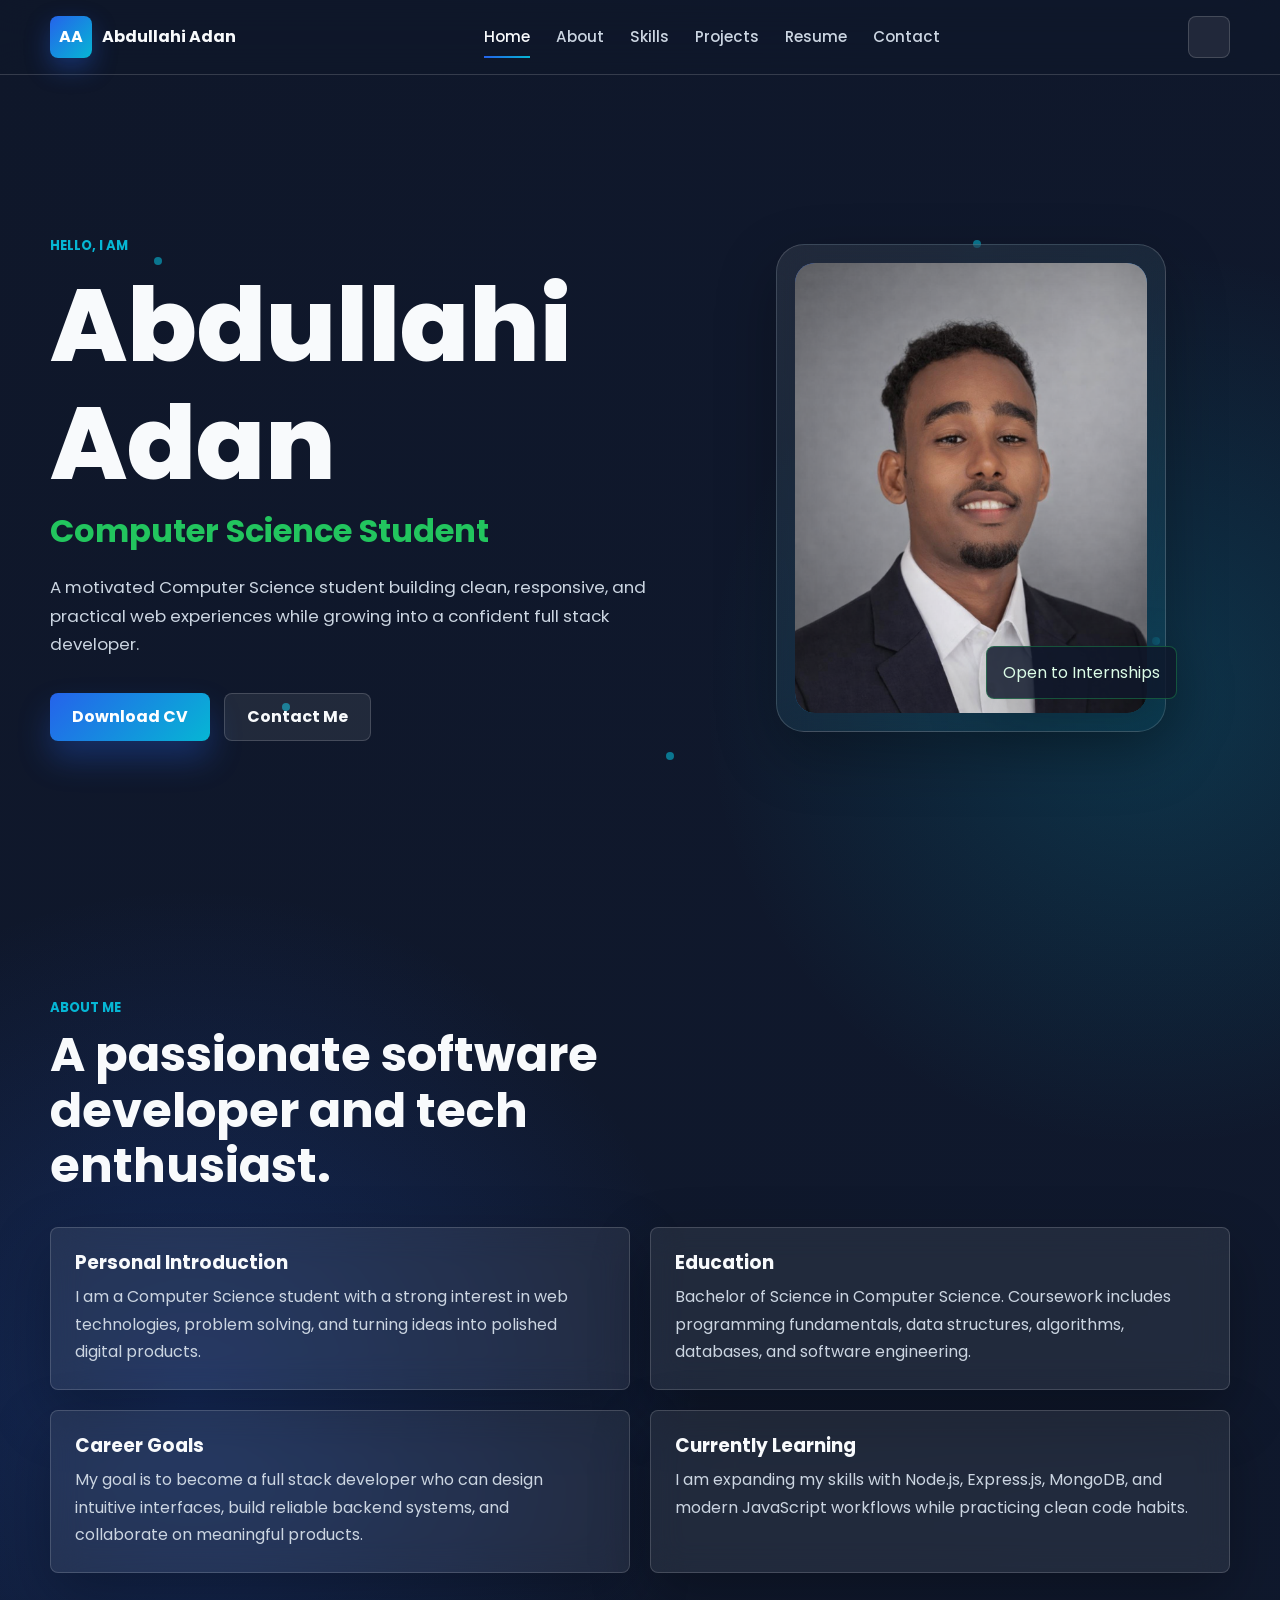
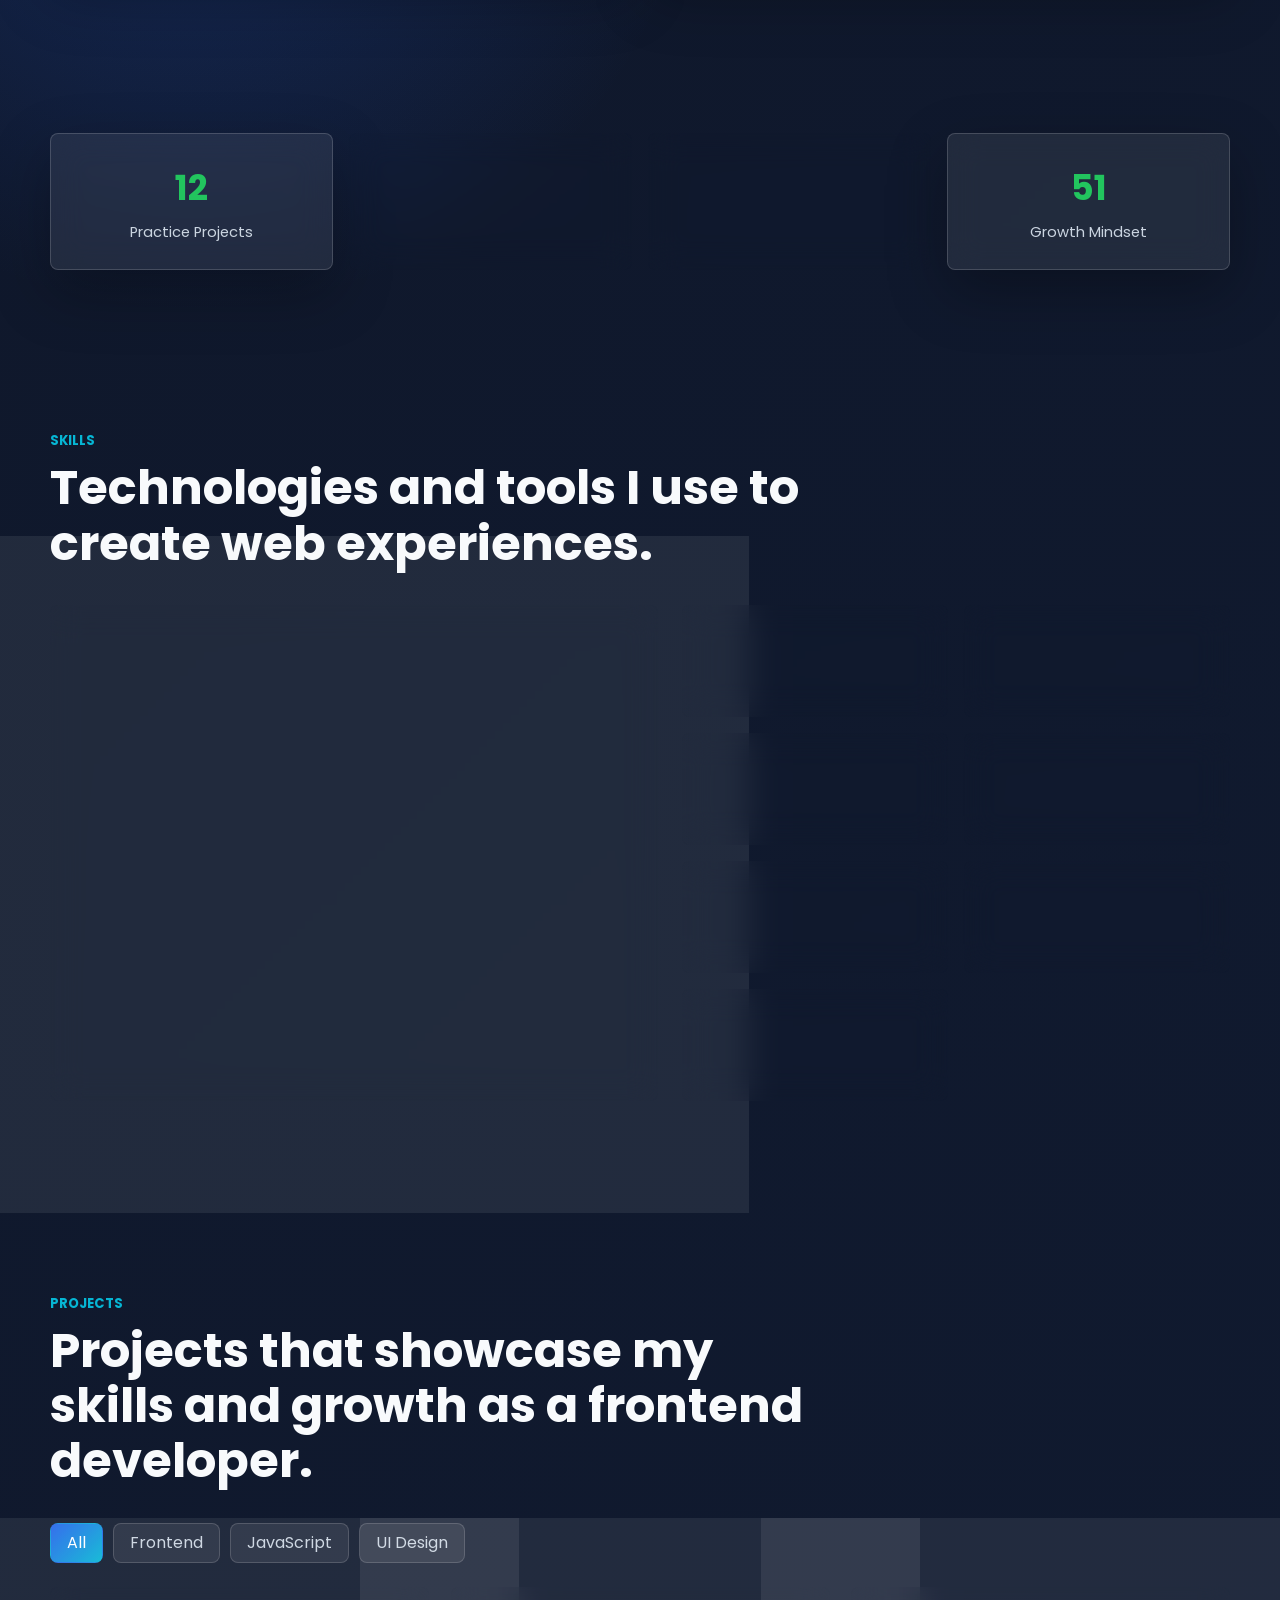
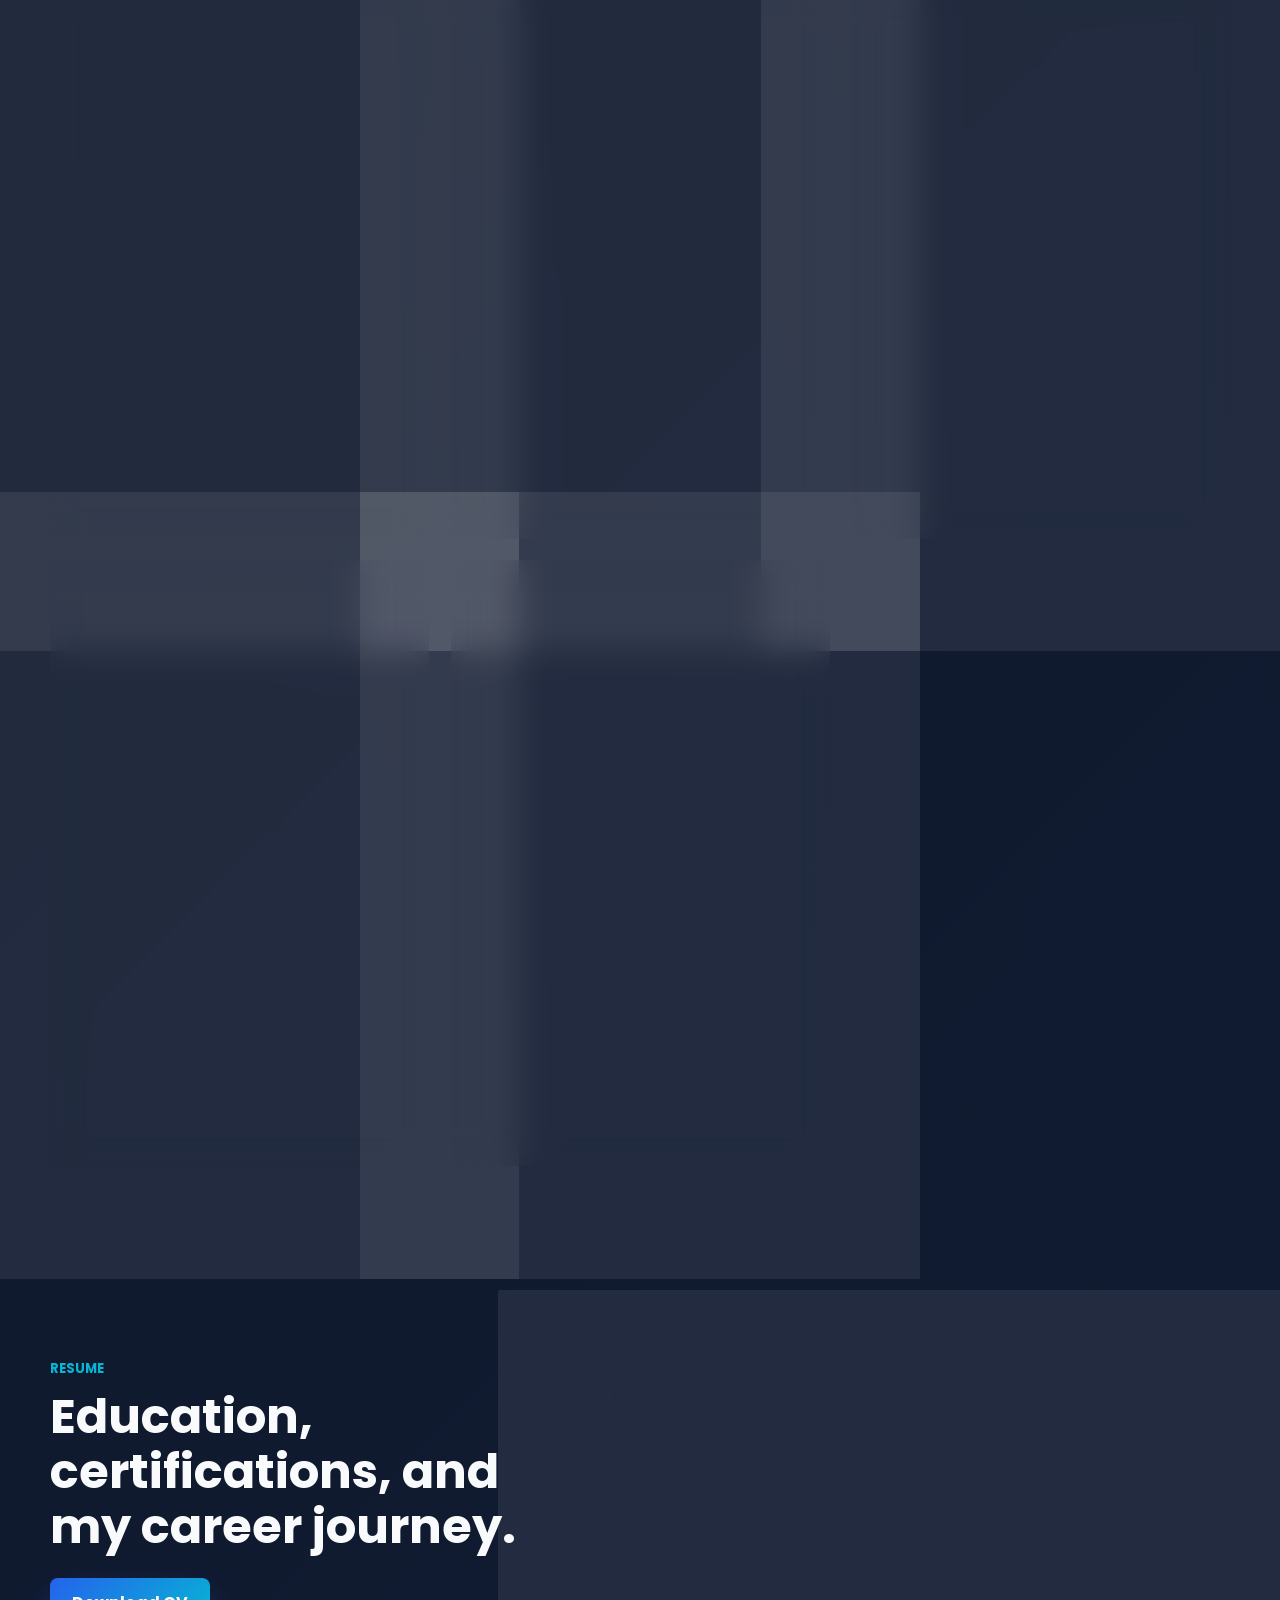
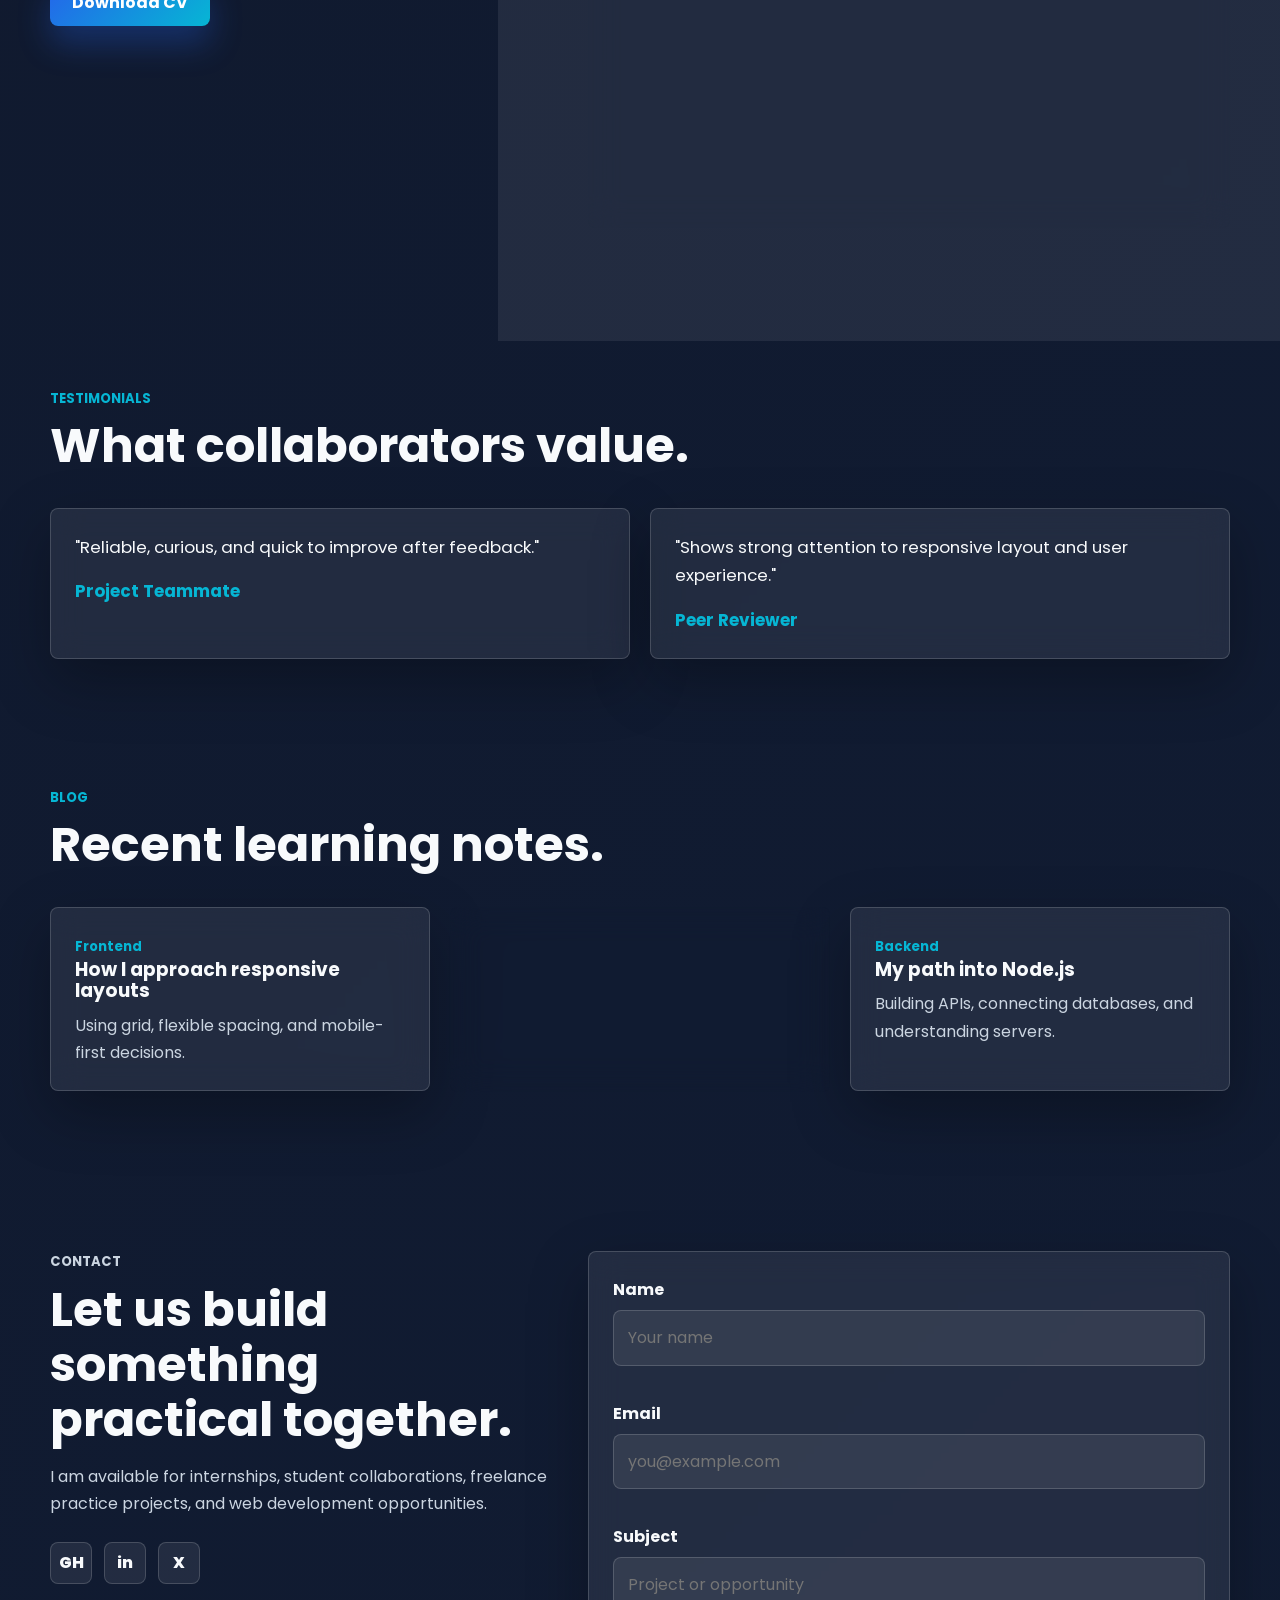
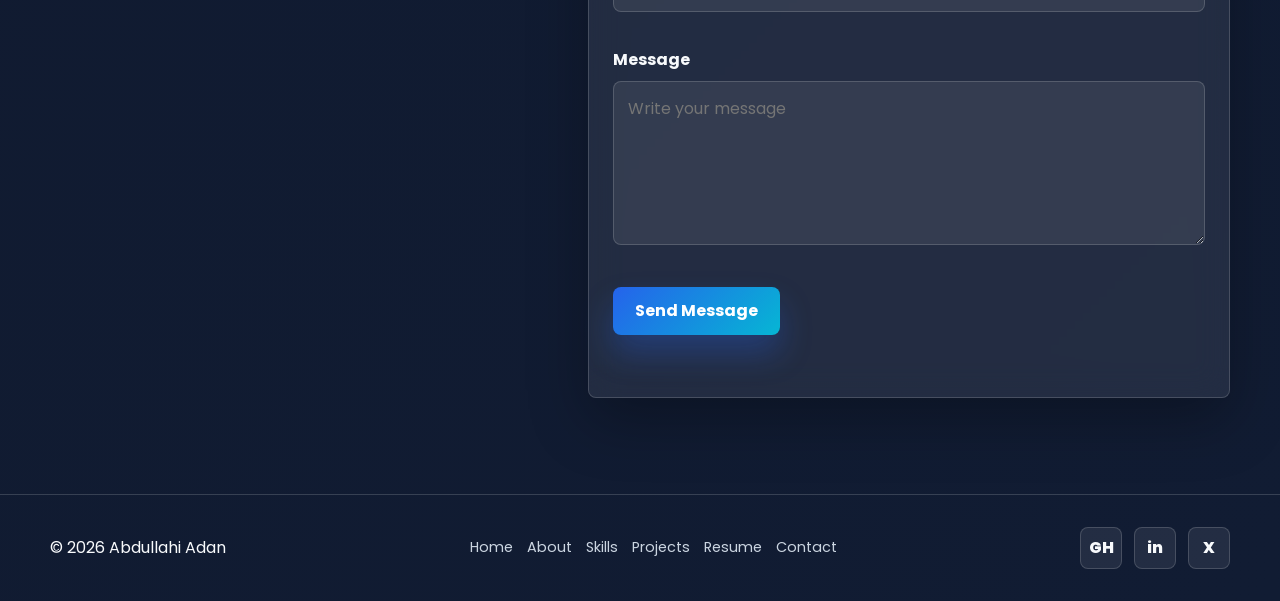
<file: portfolio/index.html>
﻿<!DOCTYPE html>
<html lang="en">

<head>
  <meta charset="UTF-8">
  <meta name="viewport" content="width=device-width, initial-scale=1.0">
  <meta name="description"
    content="Personal portfolio for a Computer Science student and aspiring Full Stack Developer showcasing skills, projects, resume, and contact information.">
  <meta name="keywords"
    content="portfolio, computer science student, full stack developer, web developer, frontend, backend">
  <meta name="author" content="Abdullahi Adan">
  <title>Abdullahi Adan | Frontend Developer Portfolio</title>
  <link rel="preconnect" href="https://fonts.googleapis.com">
  <link rel="preconnect" href="https://fonts.gstatic.com" crossorigin>
  <link href="https://fonts.googleapis.com/css2?family=Poppins:wght@300;400;500;600;700;800&display=swap"
    rel="stylesheet">
  <link rel="stylesheet" href="style.css">
</head>

<body>
  <div class="loader" aria-label="Page loading">
    <div class="loader-ring"></div>
  </div>

  <header class="site-header" id="top">
    <nav class="navbar" aria-label="Main navigation">
      <a class="brand" href="#home" aria-label="Portfolio home">
        <span class="brand-mark">AA</span>
        <span>Abdullahi Adan</span>
      </a>

      <div class="nav-menu" id="navMenu">
        <a class="nav-link active" href="#home">Home</a>
        <a class="nav-link" href="#about">About</a>
        <a class="nav-link" href="#skills">Skills</a>
        <a class="nav-link" href="#projects">Projects</a>
        <a class="nav-link" href="#resume">Resume</a>
        <a class="nav-link" href="#contact">Contact</a>
      </div>

      <div class="nav-actions">
        <button class="theme-toggle" id="themeToggle" type="button" aria-label="Toggle light and dark mode">
          <span class="theme-icon"></span>
        </button>
        <button class="hamburger" id="hamburger" type="button" aria-label="Open navigation menu" aria-expanded="false">
          <span></span>
          <span></span>
          <span></span>
        </button>
      </div>
    </nav>
  </header>

  <main>
    <section class="hero section" id="home">
      <div class="particles" aria-hidden="true">
        <span></span><span></span><span></span><span></span><span></span>
      </div>
      <div class="section-inner hero-grid">
        <div class="hero-content reveal">
          <p class="eyebrow">Hello, I am</p>
          <h1>Abdullahi Adan </h1>
          <h2><span id="typingText">Computer Science Student</span></h2>
          <p class="hero-copy">A motivated Computer Science student building clean, responsive, and practical web
            experiences while growing into a confident full stack developer.</p>
          <div class="hero-actions">
            <a class="btn btn-primary" href="assets/resume.pdf" download>Download CV</a>
            <a class="btn btn-secondary" href="#contact">Contact Me</a>
          </div>
        </div>

        <div class="hero-visual reveal">
          <div class="photo-card">
            <div class="profile-placeholder" role="img" aria-label="Professional profile photo">
              <img src="images/sawirprofile1 (3).png" alt="Professional profile photo">
            </div>
            <div class="status-pill">Open to Internships</div>
          </div>
        </div>
      </div>
    </section>

    <section class="about section" id="about">
      <div class="section-inner">
        <div class="section-heading reveal">
          <p class="eyebrow">About Me</p>
          <h2>A passionate software developer and tech enthusiast.</h2>
        </div>
        <div class="about-grid">
          <article class="glass-card reveal">
            <h3>Personal Introduction</h3>
            <p>I am a Computer Science student with a strong interest in web technologies, problem solving, and turning
              ideas into polished digital products.</p>
          </article>
          <article class="glass-card reveal">
            <h3>Education</h3>
            <p>Bachelor of Science in Computer Science. Coursework includes programming fundamentals, data structures,
              algorithms, databases, and software engineering.</p>
          </article>
          <article class="glass-card reveal">
            <h3>Career Goals</h3>
            <p>My goal is to become a full stack developer who can design intuitive interfaces, build reliable backend
              systems, and collaborate on meaningful products.</p>
          </article>
          <article class="glass-card reveal">
            <h3>Currently Learning</h3>
            <p>I am expanding my skills with Node.js, Express.js, MongoDB, and modern JavaScript workflows while
              practicing clean code habits.</p>
          </article>
        </div>
      </div>
    </section>

    <section class="stats section-slim" aria-label="Portfolio statistics">
      <div class="section-inner stats-grid">
        <div class="stat reveal"><strong data-count="12">0</strong><span>Practice Projects</span></div>
        <div class="stat reveal"><strong data-count="9">0</strong><span>Core Skills</span></div>
        <div class="stat reveal"><strong data-count="3">0</strong><span>Learning Paths</span></div>
        <div class="stat reveal"><strong data-count="100">0</strong><span>Growth Mindset</span></div>
      </div>
    </section>

    <section class="skills section" id="skills">
      <div class="section-inner">
        <div class="section-heading reveal">
          <p class="eyebrow">Skills</p>
          <h2>Technologies and tools I use to create web experiences.</h2>
        </div>
        <div class="skills-layout">
          <div class="skill-group reveal">
            <h3>Frontend</h3>
            <div class="skill-bars">
              <div class="skill-bar" data-level="92"><span>HTML5</span>
                <div><em></em></div>
              </div>
              <div class="skill-bar" data-level="88"><span>CSS3</span>
                <div><em></em></div>
              </div>
              <div class="skill-bar" data-level="72"><span>Tailwind CSS</span>
                <div><em></em></div>
              </div>
              <div class="skill-bar" data-level="78"><span>JavaScript</span>
                <div><em></em></div>
              </div>
              <div class="skill-bar" data-level="64"><span>React</span>
                <div><em></em></div>
              </div>
            </div>
          </div>
          <div class="skill-cards">
            <article class="skill-card reveal"><span>Git</span><small>Version Control</small></article>
            <article class="skill-card reveal"><span>GitHub</span><small>Collaboration</small></article>
            <article class="skill-card reveal"><span>VS Code</span><small>Development</small></article>
            <article class="skill-card reveal"><span>Figma</span><small>Design</small></article>
            <article class="skill-card reveal"><span>Node.js</span><small>Learning</small></article>
            <article class="skill-card reveal"><span>Express.js</span><small>Learning</small></article>
            <article class="skill-card reveal"><span>MongoDB</span><small>Learning</small></article>
          </div>
        </div>
      </div>
    </section>

    <section class="projects section" id="projects">
      <div class="section-inner">
        <div class="section-heading reveal">
          <p class="eyebrow">Projects</p>
          <h2>Projects that showcase my skills and growth as a frontend developer.</h2>
        </div>

        <div class="filter-tabs reveal" aria-label="Project filters">
          <button class="filter-btn active" type="button" data-filter="all">All</button>
          <button class="filter-btn" type="button" data-filter="frontend">Frontend</button>
          <button class="filter-btn" type="button" data-filter="javascript">JavaScript</button>
          <button class="filter-btn" type="button" data-filter="ui">UI Design</button>
        </div>

        <div class="project-grid">
          <article class="project-card reveal" data-category="javascript">
            <div class="project-image">
              <img src="images/Screenshot 2026-07-13 115228.png" alt="CodeAlpha calculator project screenshot">
            </div>
            <div class="project-body">
              <h3>CodeAlpha Calculator</h3>
              <p>A responsive calculator with keyboard support and clean arithmetic interactions.</p>
              <div class="tags"><span>HTML</span><span>CSS</span><span>JavaScript</span></div>
              <div class="project-actions"><a href="#">Live Demo</a><a href="#">GitHub Repository</a></div>
            </div>
          </article>
          <article class="project-card reveal" data-category="frontend ui">
            <div class="project-image">
              <img src="images/Screenshot 2026-07-13 121028.png" alt="CodeAlpha portfolio project screenshot">
            </div>
            <div class="project-body">
              <h3>CodeAlpha Portfolio</h3>
              <p>A personal portfolio layout with smooth navigation, responsive sections, and modern styling.</p>
              <div class="tags"><span>HTML</span><span>CSS</span><span>JavaScript</span></div>
              <div class="project-actions"><a href="#">Live Demo</a><a href="#">GitHub Repository</a></div>
            </div>
          </article>
          <article class="project-card reveal" data-category="frontend ui">
            <div class="project-image">
              <img src="images/Screenshot 2026-07-13 115009.png"" alt=" CodeAlpha image gallery project screenshot">
            </div>
            <div class="project-body">
              <h3>CodeAlpha Image Gallery</h3>
              <p>A responsive image gallery with lightbox functionality and smooth animations.</p>
              <div class="tags"><span>HTML</span><span>CSS</span><span>JavaScript</span></div>
              <div class="project-actions"><a href="#">Live Demo</a><a href="#">GitHub Repository</a></div>
            </div>
          </article>
          <article class="project-card reveal" data-category="javascript">
            <div class="project-image">
              <img src="images/Screenshot 2026-07-13 120337.png" alt="To-do list project screenshot">
            </div>
            <div class="project-body">
              <h3>Zenna-Shop</h3>
              <p>A modern e-commerce website with a focus on user experience and seamless shopping functionality.</p>
              <div class="tags"><span>HTML</span><span>CSS</span><span>JavaScript</span></div>
              <div class="project-actions"><a href="#">Live Demo</a><a href="#">GitHub Repository</a></div>
            </div>
          </article>
          <article class="project-card reveal" data-category="frontend ui">
            <div class="project-image">
              <img src="images/Screenshot 2026-07-13 120648.png" alt="Aqable Branch 2 project screenshot">
            </div>
            <div class="project-body">
              <h3>Aqable Branch 2</h3>
              <p>A responsive pharmacy website built with HTML, Tailwind CSS, and JavaScript. Includes product
                categories, medicine search, promotional banners, and a modern user interface.</p>
              <div class="tags"><span>HTML</span><span> Tailwind CSS</span><span>JavaScript</span></div>
              <div class="project-actions"><a href="#">Live Demo</a><a href="#">GitHub Repository</a></div>
            </div>


          </article>
        </div>
      </div>
    </section>

    <section class="resume section" id="resume">
      <div class="section-inner resume-grid">
        <div class="section-heading reveal">
          <p class="eyebrow">Resume</p>
          <h2>Education, certifications, and my career journey.</h2>
          <a class="btn btn-primary" href="assets/resume.pdf" download>Download CV</a>
        </div>
        <div class="timeline reveal">
          <div class="timeline-item">
            <span>Education</span>
            <h3>Bachelor of Science in Computer Science</h3>
            <p>Currently pursuing a Bachelor's degree at SIMAD University, focusing on programming, software
              engineering, databases, algorithms, and web development.</p>
          </div>
          <div class="timeline-item">
            <span>Experience</span>
            <h3>Frontend Developer (Student)</h3>
            <p>Building responsive web applications with HTML, CSS, Tailwind CSS, JavaScript, and React while
              continuously improving through personal projects and hands-on practice.</p>
          </div>
          <div class="timeline-item">
            <span>Certifications</span>
            <h3>Web Development Practice</h3>
            <p>Currently completing practical learning paths in JavaScript, responsive design, Git, and backend
              fundamentals.</p>
          </div>
        </div>
      </div>
    </section>

    <section class="testimonials section-slim">
      <div class="section-inner">
        <div class="section-heading reveal">
          <p class="eyebrow">Testimonials</p>
          <h2>What collaborators value.</h2>
        </div>
        <div class="testimonial-grid">
          <blockquote class="glass-card reveal">"Reliable, curious, and quick to improve after feedback."<cite>Project
              Teammate</cite></blockquote>
          <blockquote class="glass-card reveal">"Shows strong attention to responsive layout and user
            experience."<cite>Peer Reviewer</cite></blockquote>
        </div>
      </div>
    </section>

    <section class="blog section-slim">
      <div class="section-inner">
        <div class="section-heading reveal">
          <p class="eyebrow">Blog</p>
          <h2>Recent learning notes.</h2>
        </div>
        <div class="blog-grid">
          <article class="blog-card reveal"><span>Frontend</span>
            <h3>How I approach responsive layouts</h3>
            <p>Using grid, flexible spacing, and mobile-first decisions.</p>
          </article>
          <article class="blog-card reveal"><span>JavaScript</span>
            <h3>What I learned from DOM projects</h3>
            <p>State, events, validation, and small interaction details.</p>
          </article>
          <article class="blog-card reveal"><span>Backend</span>
            <h3>My path into Node.js</h3>
            <p>Building APIs, connecting databases, and understanding servers.</p>
          </article>
        </div>
      </div>
    </section>

    <section class="contact section" id="contact">
      <div class="section-inner contact-grid">
        <div class="contact-info reveal">
          <p class="eyebrow">Contact</p>
          <h2>Let us build something practical together.</h2>
          <p>I am available for internships, student collaborations, freelance practice projects, and web development
            opportunities.</p>
          <div class="social-links" aria-label="Social media links">
            <a href="https://github.com/Abdullahi-Suugani" aria-label="GitHub">GH</a>
            <a href="https://www.linkedin.com/in/abdullahi-suugani" aria-label="LinkedIn">in</a>
            <a href="https://twitter.com/Abdullahi_Suugani" aria-label="X Twitter">X</a>
          </div>
        </div>

        <form class="contact-form reveal" id="contactForm" novalidate>
          <div class="form-row">
            <label for="name">Name</label>
            <input id="name" name="name" type="text" placeholder="Your name" required>
            <small class="error"></small>
          </div>
          <div class="form-row">
            <label for="email">Email</label>
            <input id="email" name="email" type="email" placeholder="you@example.com" required>
            <small class="error"></small>
          </div>
          <div class="form-row">
            <label for="subject">Subject</label>
            <input id="subject" name="subject" type="text" placeholder="Project or opportunity" required>
            <small class="error"></small>
          </div>
          <div class="form-row">
            <label for="message">Message</label>
            <textarea id="message" name="message" rows="5" placeholder="Write your message" required></textarea>
            <small class="error"></small>
          </div>
          <button class="btn btn-primary" type="submit">Send Message</button>
          <p class="form-status" id="formStatus" role="status"></p>
        </form>
      </div>
    </section>
  </main>

  <footer class="footer">
    <div class="footer-inner">
      <p>&copy; <span id="year"></span> Abdullahi Adan</p>
      <div class="footer-nav">
        <a href="#home">Home</a>
        <a href="#about">About</a>
        <a href="#skills">Skills</a>
        <a href="#projects">Projects</a>
        <a href="#resume">Resume</a>
        <a href="#contact">Contact</a>
      </div>
      <div class="footer-social">
        <a href="https://github.com/Abdullahi-Suugani" aria-label="GitHub">GH</a>
        <a href="https://www.linkedin.com/in/abdullahi-suugani" aria-label="LinkedIn">in</a>
        <a href="https://twitter.com/Abdullahi_Suugani" aria-label="X Twitter">X</a>
      </div>
    </div>
  </footer>

  <!-- <button class="back-to-top" id="backToTop" type="button" aria-label="Back to top">â†‘</button> -->
  <script src="script.js"></script>
</body>

</html>
</file>
<file: portfolio/style.css>
﻿:root {
  --bg: #0f172a;
  --bg-soft: #111c33;
  --surface: rgba(255, 255, 255, 0.08);
  --surface-strong: rgba(255, 255, 255, 0.13);
  --primary: #2563eb;
  --secondary: #06b6d4;
  --accent: #22c55e;
  --text: #f8fafc;
  --muted: #cbd5e1;
  --line: rgba(255, 255, 255, 0.16);
  --shadow: 0 22px 60px rgba(0, 0, 0, 0.28);
  --radius: 8px;
}

body.light {
  --bg: #f8fafc;
  --bg-soft: #eaf2ff;
  --surface: rgba(255, 255, 255, 0.78);
  --surface-strong: rgba(255, 255, 255, 0.94);
  --text: #0f172a;
  --muted: #475569;
  --line: rgba(15, 23, 42, 0.14);
  --shadow: 0 18px 45px rgba(37, 99, 235, 0.14);
}

* {
  box-sizing: border-box;
  margin: 0;
  padding: 0;
}

html {
  scroll-behavior: smooth;
  scroll-padding-top: 86px;
}

body {
  min-height: 100vh;
  background:
    radial-gradient(circle at 15% 20%, rgba(37, 99, 235, 0.24), transparent 32rem),
    radial-gradient(circle at 90% 10%, rgba(6, 182, 212, 0.18), transparent 28rem),
    linear-gradient(135deg, var(--bg), var(--bg-soft));
  color: var(--text);
  font-family: "Poppins", Arial, sans-serif;
  line-height: 1.7;
  overflow-x: hidden;
}

a {
  color: inherit;
  text-decoration: none;
}

button,
input,
textarea {
  font: inherit;
}

.loader {
  position: fixed;
  inset: 0;
  z-index: 2000;
  display: grid;
  place-items: center;
  background: var(--bg);
  transition: opacity 0.35s ease, visibility 0.35s ease;
}

.loader.hidden {
  opacity: 0;
  visibility: hidden;
}

.loader-ring {
  width: 54px;
  height: 54px;
  border: 4px solid rgba(255, 255, 255, 0.16);
  border-top-color: var(--secondary);
  border-radius: 50%;
  animation: spin 0.8s linear infinite;
}

.site-header {
  position: sticky;
  top: 0;
  z-index: 1000;
  border-bottom: 1px solid var(--line);
  background: rgba(15, 23, 42, 0.74);
  backdrop-filter: blur(18px);
}

body.light .site-header {
  background: rgba(248, 250, 252, 0.78);
}

.navbar {
  width: min(1180px, calc(100% - 32px));
  min-height: 74px;
  margin: 0 auto;
  display: flex;
  align-items: center;
  justify-content: space-between;
  gap: 18px;
}

.brand,
.nav-actions,
.nav-menu {
  display: flex;
  align-items: center;
}

.brand {
  gap: 10px;
  font-weight: 700;
  white-space: nowrap;
}

.brand-mark {
  width: 42px;
  height: 42px;
  display: grid;
  place-items: center;
  border-radius: var(--radius);
  background: linear-gradient(135deg, var(--primary), var(--secondary));
  color: #ffffff;
  box-shadow: 0 10px 24px rgba(37, 99, 235, 0.35);
}

.nav-menu {
  gap: 26px;
}

.nav-link {
  position: relative;
  color: var(--muted);
  font-size: 0.95rem;
  font-weight: 500;
  transition: color 0.2s ease;
}

.nav-link::after {
  content: "";
  position: absolute;
  left: 0;
  right: 0;
  bottom: -8px;
  height: 2px;
  transform: scaleX(0);
  transform-origin: center;
  background: linear-gradient(90deg, var(--primary), var(--secondary));
  transition: transform 0.25s ease;
}

.nav-link:hover,
.nav-link.active {
  color: var(--text);
}

.nav-link:hover::after,
.nav-link.active::after {
  transform: scaleX(1);
}

.nav-actions {
  gap: 10px;
}

.theme-toggle,
.hamburger {
  border: 1px solid var(--line);
  background: var(--surface);
  color: var(--text);
  border-radius: var(--radius);
  cursor: pointer;
}

.theme-toggle {
  width: 42px;
  height: 42px;
}

.hamburger {
  width: 46px;
  height: 42px;
  display: none;
  place-items: center;
  padding: 9px;
}

.hamburger span {
  width: 22px;
  height: 2px;
  display: block;
  margin: 3px 0;
  background: var(--text);
  transition: transform 0.25s ease, opacity 0.25s ease;
}

.section,
.section-slim {
  position: relative;
  padding: 96px 0;
}

.section-slim {
  padding: 64px 0;
}

.section-inner {
  width: min(1180px, calc(100% - 32px));
  margin: 0 auto;
}

.hero {
  min-height: calc(100vh - 74px);
  display: flex;
  align-items: center;
  overflow: hidden;
}

.hero-grid {
  display: grid;
  grid-template-columns: minmax(0, 1.08fr) minmax(300px, 0.92fr);
  align-items: center;
  gap: 56px;
}

.eyebrow {
  color: var(--secondary);
  font-weight: 700;
  letter-spacing: 0;
  text-transform: uppercase;
  font-size: 0.82rem;
}

h1,
h2,
h3 {
  line-height: 1.15;
}

.hero h1 {
  margin-top: 10px;
  font-size: clamp(3rem, 8vw, 6.6rem);
  font-weight: 800;
}

.hero h2 {
  min-height: 2.4rem;
  margin-top: 10px;
  color: var(--accent);
  font-size: clamp(1.15rem, 3vw, 2rem);
}

.hero-copy {
  max-width: 660px;
  margin-top: 22px;
  color: var(--muted);
  font-size: 1.05rem;
}

.hero-actions {
  display: flex;
  flex-wrap: wrap;
  gap: 14px;
  margin-top: 34px;
}

.btn {
  position: relative;
  isolation: isolate;
  display: inline-flex;
  align-items: center;
  justify-content: center;
  min-height: 48px;
  padding: 0 22px;
  border: 0;
  border-radius: var(--radius);
  cursor: pointer;
  overflow: hidden;
  font-weight: 700;
  transition: transform 0.2s ease, box-shadow 0.2s ease, border-color 0.2s ease;
}

.btn:hover {
  transform: translateY(-3px) scale(1.01);
}

.btn-primary {
  background: linear-gradient(135deg, var(--primary), var(--secondary));
  color: #ffffff;
  box-shadow: 0 18px 32px rgba(37, 99, 235, 0.3);
}

.btn-secondary {
  border: 1px solid var(--line);
  background: var(--surface);
  color: var(--text);
}

.ripple {
  position: absolute;
  width: 14px;
  height: 14px;
  pointer-events: none;
  border-radius: 50%;
  background: rgba(255, 255, 255, 0.5);
  transform: translate(-50%, -50%) scale(1);
  animation: ripple 0.55s ease-out forwards;
  z-index: -1;
}

.hero-visual {
  display: grid;
  justify-items: center;
}

.photo-card {
  position: relative;
  width: clamp(260px, 34vw, 390px);
  aspect-ratio: 4 / 5;
  padding: 18px;
  border: 1px solid var(--line);
  border-radius: 28px;
  background: linear-gradient(145deg, var(--surface), rgba(6, 182, 212, 0.08));
  box-shadow: var(--shadow);
  backdrop-filter: blur(18px);
}

.profile-placeholder {
  width: 100%;
  height: 100%;
  display: grid;
  place-items: center;
  border-radius: 20px;
  overflow: hidden;
  background:
    linear-gradient(145deg, rgba(37, 99, 235, 0.9), rgba(6, 182, 212, 0.64)),
    repeating-linear-gradient(45deg, transparent 0 16px, rgba(255, 255, 255, 0.08) 16px 18px);
  color: #ffffff;
  font-size: clamp(2.5rem, 10vw, 5rem);
  font-weight: 800;
}

.status-pill {
  position: absolute;
  right: -12px;
  bottom: 32px;
  padding: 12px 16px;
  border: 1px solid rgba(34, 197, 94, 0.34);
  border-radius: var(--radius);
  background: rgba(15, 23, 42, 0.84);
  color: #dcfce7;
  box-shadow: var(--shadow);
}

body.light .status-pill {
  background: rgba(255, 255, 255, 0.9);
  color: #166534;
}

.particles span {
  position: absolute;
  width: 8px;
  height: 8px;
  border-radius: 50%;
  background: var(--secondary);
  opacity: 0.6;
  animation: float 7s ease-in-out infinite;
}

.particles span:nth-child(1) { left: 12%; top: 22%; }
.particles span:nth-child(2) { left: 76%; top: 20%; animation-delay: 1.5s; }
.particles span:nth-child(3) { left: 52%; top: 82%; animation-delay: 2.4s; }
.particles span:nth-child(4) { left: 90%; top: 68%; animation-delay: 3.2s; }
.particles span:nth-child(5) { left: 22%; top: 76%; animation-delay: 4s; }

.section-heading {
  max-width: 760px;
  margin-bottom: 34px;
}

.section-heading h2 {
  margin-top: 8px;
  font-size: clamp(1.85rem, 4vw, 3rem);
}

.about-grid,
.testimonial-grid,
.blog-grid {
  display: grid;
  grid-template-columns: repeat(2, minmax(0, 1fr));
  gap: 20px;
}

.glass-card,
.skill-group,
.skill-card,
.project-card,
.timeline,
.contact-form,
.blog-card,
.stat {
  border: 1px solid var(--line);
  border-radius: var(--radius);
  background: var(--surface);
  box-shadow: var(--shadow);
  backdrop-filter: blur(16px);
}

.glass-card,
.skill-group,
.blog-card {
  padding: 24px;
}

.glass-card h3,
.blog-card h3 {
  margin-bottom: 10px;
}

.glass-card p,
.blog-card p,
.timeline p,
.project-body p,
.contact-info p {
  color: var(--muted);
}

.stats-grid {
  display: grid;
  grid-template-columns: repeat(4, minmax(0, 1fr));
  gap: 16px;
}

.stat {
  padding: 24px;
  text-align: center;
}

.stat strong {
  display: block;
  font-size: 2.2rem;
  color: var(--accent);
}

.stat span {
  color: var(--muted);
  font-size: 0.92rem;
}

.skills-layout {
  display: grid;
  grid-template-columns: minmax(0, 1fr) minmax(320px, 0.9fr);
  gap: 24px;
}

.skill-group h3 {
  margin-bottom: 20px;
}

.skill-bars {
  display: grid;
  gap: 18px;
}

.skill-bar span {
  display: flex;
  justify-content: space-between;
  margin-bottom: 8px;
  font-weight: 600;
}

.skill-bar div {
  height: 10px;
  overflow: hidden;
  border-radius: 999px;
  background: rgba(148, 163, 184, 0.24);
}

.skill-bar em {
  width: 0;
  height: 100%;
  display: block;
  border-radius: inherit;
  background: linear-gradient(90deg, var(--primary), var(--accent));
  transition: width 1.1s ease;
}

.skill-cards {
  display: grid;
  grid-template-columns: repeat(2, minmax(0, 1fr));
  gap: 16px;
}

.skill-card {
  min-height: 112px;
  padding: 20px;
  display: flex;
  flex-direction: column;
  justify-content: center;
  transition: transform 0.25s ease, background 0.25s ease;
}

.skill-card:hover,
.project-card:hover,
.blog-card:hover,
.glass-card:hover {
  transform: translateY(-8px);
  background: var(--surface-strong);
}

.skill-card span {
  font-size: 1.15rem;
  font-weight: 700;
}

.skill-card small {
  color: var(--muted);
}

.filter-tabs {
  display: flex;
  flex-wrap: wrap;
  gap: 10px;
  margin-bottom: 24px;
}

.filter-btn {
  min-height: 40px;
  padding: 0 16px;
  border: 1px solid var(--line);
  border-radius: var(--radius);
  background: var(--surface);
  color: var(--muted);
  cursor: pointer;
}

.filter-btn.active,
.filter-btn:hover {
  color: #ffffff;
  border-color: transparent;
  background: linear-gradient(135deg, var(--primary), var(--secondary));
}

.project-grid {
  display: grid;
  grid-template-columns: repeat(3, minmax(0, 1fr));
  gap: 22px;
}

.project-card {
  overflow: hidden;
  display: flex;
  flex-direction: column;
  transition: transform 0.25s ease, background 0.25s ease, opacity 0.25s ease;
}

.project-card.hide {
  display: none;
}

.project-image {
  width: 100%;
  aspect-ratio: 16 / 10;
  flex: 0 0 auto;
  background-size: cover;
  background-position: center;
  background-repeat: no-repeat;
  overflow: hidden;
}

.project-image img,
.profile-placeholder img {
  width: 100%;
  height: 100%;
  display: block;
  object-fit: cover;
  object-position: top center;
}

.image-calculator { background-image: linear-gradient(135deg, rgba(37, 99, 235, 0.9), rgba(34, 197, 94, 0.55)), linear-gradient(45deg, #0f172a 25%, transparent 25%), linear-gradient(-45deg, #0f172a 25%, transparent 25%); }
.image-portfolio { background-image: linear-gradient(135deg, rgba(6, 182, 212, 0.86), rgba(37, 99, 235, 0.48)), repeating-linear-gradient(90deg, rgba(255,255,255,0.18) 0 2px, transparent 2px 24px); }
.image-restaurant { background-image: linear-gradient(135deg, rgba(34, 197, 94, 0.86), rgba(245, 158, 11, 0.54)), radial-gradient(circle at 30% 35%, rgba(255,255,255,0.7), transparent 16%); }
.image-weather { background-image: linear-gradient(135deg, rgba(14, 165, 233, 0.92), rgba(37, 99, 235, 0.62)), radial-gradient(circle at 70% 26%, rgba(255,255,255,0.84), transparent 14%); }
.image-todo { background-image: linear-gradient(135deg, rgba(37, 99, 235, 0.84), rgba(139, 92, 246, 0.54)), repeating-linear-gradient(0deg, rgba(255,255,255,0.2) 0 2px, transparent 2px 34px); }
.image-ecommerce { background-image: linear-gradient(135deg, rgba(6, 182, 212, 0.82), rgba(34, 197, 94, 0.5)), linear-gradient(90deg, rgba(255,255,255,0.25) 0 28%, transparent 28% 36%, rgba(255,255,255,0.2) 36% 64%, transparent 64%); }

.project-body {
  padding: 22px;
  flex: 1;
  display: flex;
  flex-direction: column;
}

.project-body h3 {
  margin-bottom: 10px;
}

.tags {
  display: flex;
  flex-wrap: wrap;
  gap: 8px;
  margin: 18px 0;
}

.tags span {
  padding: 5px 10px;
  border-radius: 999px;
  background: rgba(6, 182, 212, 0.16);
  color: var(--secondary);
  font-size: 0.78rem;
  font-weight: 700;
}

.project-actions {
  margin-top: auto;
  display: grid;
  grid-template-columns: 1fr;
  gap: 10px;
}

.project-actions a {
  min-height: 40px;
  display: grid;
  place-items: center;
  border: 1px solid var(--line);
  border-radius: var(--radius);
  color: var(--text);
  font-size: 0.88rem;
  font-weight: 700;
  transition: background 0.2s ease, transform 0.2s ease;
}

.project-actions a:hover {
  transform: translateY(-2px);
  background: var(--surface-strong);
}

.resume-grid,
.contact-grid {
  display: grid;
  grid-template-columns: minmax(0, 0.78fr) minmax(320px, 1fr);
  gap: 38px;
  align-items: start;
}

.resume .btn {
  margin-top: 24px;
}

.timeline {
  padding: 24px;
}

.timeline-item {
  position: relative;
  padding-left: 24px;
  padding-bottom: 28px;
  border-left: 2px solid var(--line);
}

.timeline-item:last-child {
  padding-bottom: 0;
}

.timeline-item::before {
  content: "";
  position: absolute;
  left: -8px;
  top: 0;
  width: 14px;
  height: 14px;
  border-radius: 50%;
  background: var(--accent);
}

.timeline-item span,
.blog-card span {
  color: var(--secondary);
  font-size: 0.82rem;
  font-weight: 700;
}

blockquote.glass-card {
  font-size: 1.05rem;
}

blockquote cite {
  display: block;
  margin-top: 16px;
  color: var(--secondary);
  font-style: normal;
  font-weight: 700;
}

.blog-grid {
  grid-template-columns: repeat(3, minmax(0, 1fr));
}

.contact-info h2 {
  margin: 8px 0 16px;
  font-size: clamp(1.85rem, 4vw, 3rem);
}

.social-links,
.footer-social {
  display: flex;
  gap: 12px;
  margin-top: 24px;
}

.social-links a,
.footer-social a {
  width: 42px;
  height: 42px;
  display: grid;
  place-items: center;
  border: 1px solid var(--line);
  border-radius: var(--radius);
  background: var(--surface);
  font-weight: 800;
  transition: transform 0.2s ease, background 0.2s ease;
}

.social-links a:hover,
.footer-social a:hover {
  transform: translateY(-4px);
  background: linear-gradient(135deg, var(--primary), var(--secondary));
  color: #ffffff;
}

.contact-form {
  padding: 24px;
}

.form-row {
  margin-bottom: 16px;
}

label {
  display: block;
  margin-bottom: 7px;
  font-weight: 700;
}

input,
textarea {
  width: 100%;
  border: 1px solid var(--line);
  border-radius: var(--radius);
  outline: none;
  background: rgba(255, 255, 255, 0.08);
  color: var(--text);
  padding: 13px 14px;
  transition: border-color 0.2s ease, box-shadow 0.2s ease;
}

body.light input,
body.light textarea {
  background: rgba(255, 255, 255, 0.8);
}

input:focus,
textarea:focus {
  border-color: var(--secondary);
  box-shadow: 0 0 0 4px rgba(6, 182, 212, 0.14);
}

textarea {
  resize: vertical;
}

.error {
  min-height: 18px;
  display: block;
  color: #fca5a5;
  font-size: 0.78rem;
}

.form-status {
  min-height: 24px;
  margin-top: 14px;
  color: var(--accent);
  font-weight: 700;
}

.footer {
  border-top: 1px solid var(--line);
  padding: 32px 0;
}

.footer-inner {
  width: min(1180px, calc(100% - 32px));
  margin: 0 auto;
  display: flex;
  align-items: center;
  justify-content: space-between;
  gap: 22px;
}

.footer-nav {
  display: flex;
  flex-wrap: wrap;
  justify-content: center;
  gap: 14px;
  color: var(--muted);
  font-size: 0.9rem;
}

.footer-social {
  margin-top: 0;
}

.back-to-top {
  position: fixed;
  right: 20px;
  bottom: 20px;
  width: 46px;
  height: 46px;
  z-index: 900;
  border: 0;
  border-radius: var(--radius);
  background: linear-gradient(135deg, var(--primary), var(--secondary));
  color: #ffffff;
  cursor: pointer;
  opacity: 0;
  pointer-events: none;
  transform: translateY(18px);
  transition: opacity 0.2s ease, transform 0.2s ease;
}

.back-to-top.show {
  opacity: 1;
  pointer-events: auto;
  transform: translateY(0);
}

.reveal {
  opacity: 0;
  transform: translateY(26px);
  transition: opacity 0.65s ease, transform 0.65s ease;
}

.reveal.visible {
  opacity: 1;
  transform: translateY(0);
}

.not-found {
  min-height: 100vh;
  display: grid;
  place-items: center;
  padding: 24px;
}

.not-found .glass-card {
  max-width: 560px;
  text-align: center;
}

.not-found h1 {
  margin: 8px 0 12px;
  font-size: clamp(2.4rem, 8vw, 5rem);
}

.not-found .btn {
  margin-top: 24px;
}

@keyframes spin {
  to { transform: rotate(360deg); }
}

@keyframes ripple {
  to {
    opacity: 0;
    transform: translate(-50%, -50%) scale(22);
  }
}

@keyframes float {
  50% { transform: translateY(-24px) translateX(12px); }
}

@media (max-width: 980px) {
  .hamburger {
    display: block;
  }

  .nav-menu {
    position: fixed;
    top: 74px;
    left: 16px;
    right: 16px;
    display: grid;
    gap: 0;
    padding: 12px;
    border: 1px solid var(--line);
    border-radius: var(--radius);
    background: var(--surface-strong);
    box-shadow: var(--shadow);
    backdrop-filter: blur(18px);
    transform: translateY(-18px);
    opacity: 0;
    pointer-events: none;
    transition: opacity 0.25s ease, transform 0.25s ease;
  }

  .nav-menu.open {
    transform: translateY(0);
    opacity: 1;
    pointer-events: auto;
  }

  .nav-link {
    padding: 13px;
  }

  .nav-link::after {
    bottom: 7px;
  }

  .hero-grid,
  .skills-layout,
  .resume-grid,
  .contact-grid {
    grid-template-columns: 1fr;
  }

  .hero {
    min-height: auto;
  }

  .project-grid,
  .blog-grid {
    grid-template-columns: repeat(2, minmax(0, 1fr));
  }

  .stats-grid {
    grid-template-columns: repeat(2, minmax(0, 1fr));
  }

  .footer-inner {
    flex-direction: column;
    text-align: center;
  }
}

@media (max-width: 640px) {
  .navbar,
  .section-inner,
  .footer-inner {
    width: min(100% - 24px, 1180px);
  }

  .section {
    padding: 74px 0;
  }

  .section-slim {
    padding: 48px 0;
  }

  .hero-grid {
    gap: 36px;
  }

  .hero-actions,
  .filter-tabs {
    display: grid;
    grid-template-columns: 1fr;
  }

  .btn,
  .filter-btn {
    width: 100%;
  }

  .about-grid,
  .testimonial-grid,
  .blog-grid,
  .project-grid,
  .stats-grid,
  .skill-cards {
    grid-template-columns: 1fr;
  }

  .photo-card {
    width: min(330px, 88vw);
    border-radius: 18px;
  }

  .status-pill {
    right: 12px;
    bottom: 24px;
  }

  .brand span:last-child {
    display: none;
  }

  .footer-nav {
    max-width: 300px;
  }
}

@media (prefers-reduced-motion: reduce) {
  *,
  *::before,
  *::after {
    scroll-behavior: auto !important;
    animation-duration: 0.01ms !important;
    animation-iteration-count: 1 !important;
    transition-duration: 0.01ms !important;
  }
}
</file>
